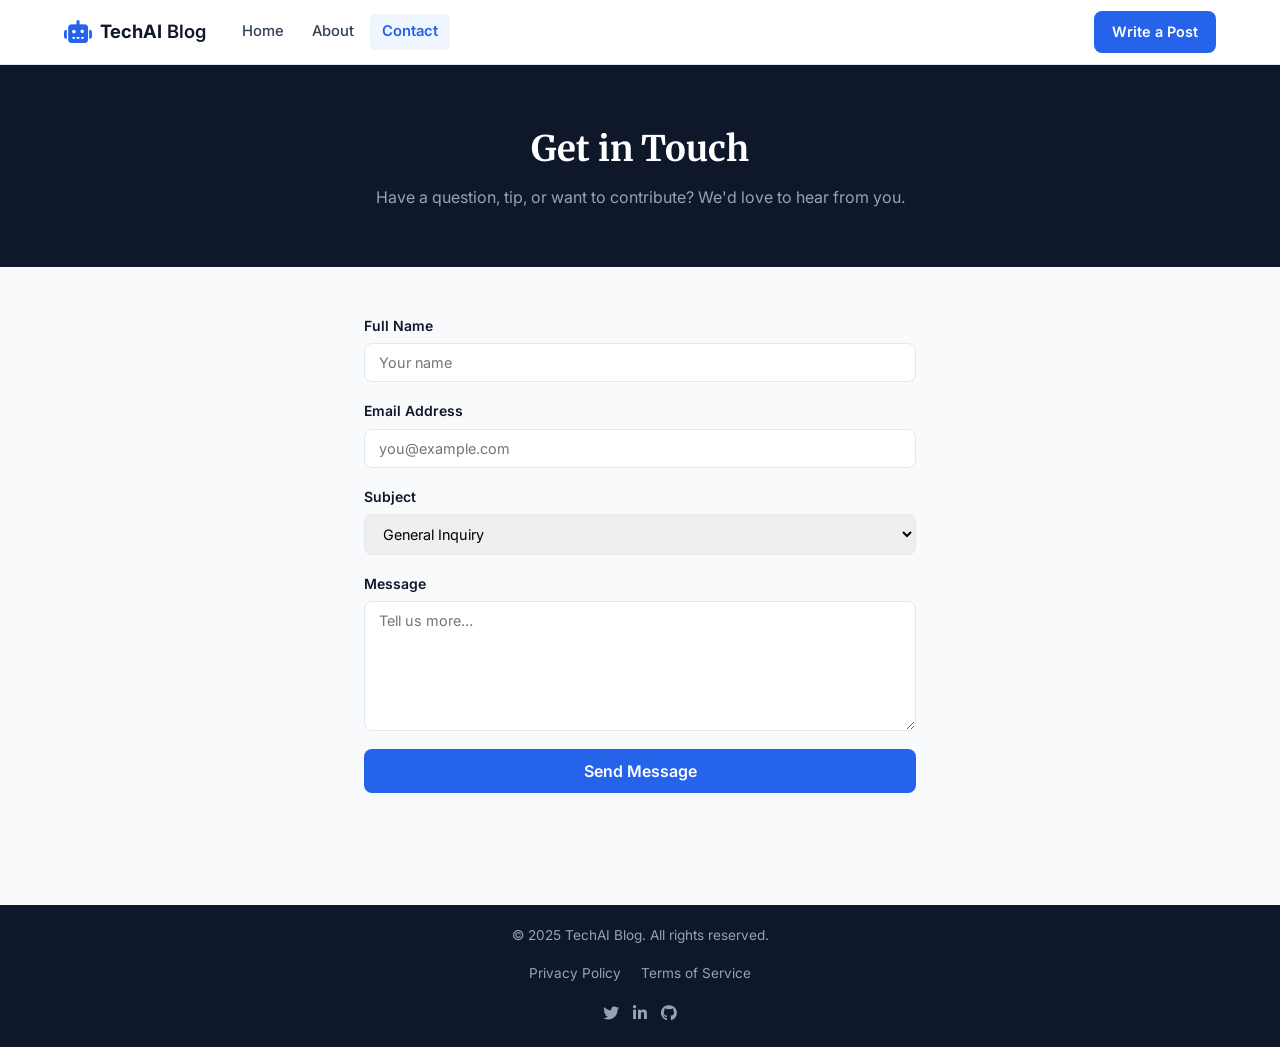
<file: contact.html>
<!DOCTYPE html>
<html lang="en">
<head>
  <meta charset="UTF-8"/>
  <meta name="viewport" content="width=device-width, initial-scale=1.0"/>
  <title>Contact – TechAI Blog</title>
  <link rel="stylesheet" href="css/style.css"/>
  <link rel="stylesheet" href="css/responsive.css"/>
  <link href="https://fonts.googleapis.com/css2?family=Inter:wght@400;500;600;700&family=Merriweather:wght@700;900&display=swap" rel="stylesheet"/>
  <link rel="stylesheet" href="https://cdnjs.cloudflare.com/ajax/libs/font-awesome/6.5.0/css/all.min.css"/>
  <style>
    .page-hero { background: var(--dark); color: white; padding: 56px 0; text-align: center; }
    .page-hero h1 { font-family: var(--font-serif); font-size: 2.2rem; margin-bottom: 8px; }
    .page-hero p  { color: #94a3b8; }
    .contact-wrap { max-width: 600px; margin: 48px auto; padding: 0 24px 64px; }
    .form-group { display: flex; flex-direction: column; gap: 6px; margin-bottom: 18px; }
    .form-group label { font-size: .875rem; font-weight: 600; color: var(--dark); }
    .form-group input, .form-group textarea, .form-group select {
      padding: 10px 14px; border: 1.5px solid var(--border); border-radius: 8px;
      font-family: inherit; font-size: .9rem; outline: none; transition: border-color .2s;
    }
    .form-group input:focus, .form-group textarea:focus { border-color: var(--primary); }
    .form-group textarea { resize: vertical; min-height: 130px; }
    .submit-btn { width: 100%; padding: 12px; font-size: 1rem; }
  </style>
</head>
<body>
  <header class="header" id="header">
    <div class="container nav-container">
      <a href="index.html" class="logo"><i class="fas fa-robot logo-icon"></i><span><strong>TechAI</strong> Blog</span></a>
      <nav class="nav" id="nav">
        <ul class="nav-list">
          <li><a href="index.html" class="nav-link">Home</a></li>
          <li><a href="about.html" class="nav-link">About</a></li>
          <li><a href="contact.html" class="nav-link active">Contact</a></li>
        </ul>
      </nav>
      <div class="nav-actions">
        <a href="write.html" class="btn btn-primary">Write a Post</a>
        <button class="hamburger" id="hamburger"><span></span><span></span><span></span></button>
      </div>
    </div>
  </header>

  <section class="page-hero">
    <div class="container">
      <h1>Get in Touch</h1>
      <p>Have a question, tip, or want to contribute? We'd love to hear from you.</p>
    </div>
  </section>

  <div class="contact-wrap">
    <form id="contactForm">
      <div class="form-group">
        <label for="cName">Full Name</label>
        <input type="text" id="cName" placeholder="Your name" required/>
      </div>
      <div class="form-group">
        <label for="cEmail">Email Address</label>
        <input type="email" id="cEmail" placeholder="you@example.com" required/>
      </div>
      <div class="form-group">
        <label for="cSubject">Subject</label>
        <select id="cSubject">
          <option>General Inquiry</option>
          <option>Guest Post</option>
          <option>Advertising</option>
          <option>Technical Issue</option>
          <option>Other</option>
        </select>
      </div>
      <div class="form-group">
        <label for="cMessage">Message</label>
        <textarea id="cMessage" placeholder="Tell us more…" required></textarea>
      </div>
      <button type="submit" class="btn btn-primary submit-btn">Send Message</button>
    </form>
  </div>

  <footer class="footer">
    <div class="container footer-inner">
      <p class="footer-copy">© 2025 TechAI Blog. All rights reserved.</p>
      <nav class="footer-links"><a href="#">Privacy Policy</a><a href="#">Terms of Service</a></nav>
      <div class="footer-social">
        <a href="#"><i class="fab fa-twitter"></i></a>
        <a href="#"><i class="fab fa-linkedin-in"></i></a>
        <a href="#"><i class="fab fa-github"></i></a>
      </div>
    </div>
  </footer>

  <script src="js/main.js"></script>
  <script>
    document.getElementById('contactForm').addEventListener('submit', function(e){
      e.preventDefault();
      showToast('✓ Message sent! We\'ll get back to you soon.');
      this.reset();
    });
  </script>
</body>
</html>
</file>
<file: css/style.css>
:root {
  --primary:     #2563eb;
  --primary-dark:#1d4ed8;
  --accent:      #7c3aed;
  --dark:        #0f172a;
  --dark-2:      #1e293b;
  --text:        #334155;
  --text-light:  #64748b;
  --border:      #e2e8f0;
  --bg:          #f8fafc;
  --white:       #ffffff;
  --card-shadow: 0 1px 3px rgba(0,0,0,.08), 0 4px 16px rgba(0,0,0,.06);
  --radius:      12px;
  --radius-sm:   8px;
  --transition:  0.2s ease;
  --font-sans:   'Inter', system-ui, sans-serif;
  --font-serif:  'Merriweather', Georgia, serif;
}

/* ---- Reset ---- */
*, *::before, *::after { box-sizing: border-box; margin: 0; padding: 0; }
html { scroll-behavior: smooth; }
body { font-family: var(--font-sans); color: var(--text); background: var(--bg); line-height: 1.6; }
img { display: block; max-width: 100%; height: auto; }
a { text-decoration: none; color: inherit; }
ul { list-style: none; }
button { cursor: pointer; border: none; background: none; font-family: inherit; }
input { font-family: inherit; }

/* ---- Container ---- */
.container {
  width: 100%;
  max-width: 1200px;
  margin-inline: auto;
  padding-inline: 24px;
}

/* =============================================
   HEADER
   ============================================= */
.header {
  position: sticky;
  top: 0;
  z-index: 100;
  background: var(--white);
  border-bottom: 1px solid var(--border);
  box-shadow: 0 1px 6px rgba(0,0,0,.06);
}

.nav-container {
  display: flex;
  align-items: center;
  gap: 24px;
  height: 64px;
}

/* Logo */
.logo {
  display: flex;
  align-items: center;
  gap: 8px;
  font-size: 1.15rem;
  font-weight: 600;
  color: var(--dark);
  white-space: nowrap;
  flex-shrink: 0;
}
.logo-icon {
  font-size: 1.4rem;
  color: var(--primary);
}

/* Nav list */
.nav { flex: 1; }
.nav-list {
  display: flex;
  align-items: center;
  gap: 4px;
}

.nav-link {
  display: flex;
  align-items: center;
  gap: 4px;
  padding: 6px 12px;
  border-radius: 6px;
  font-size: .925rem;
  font-weight: 500;
  color: var(--text);
  transition: color var(--transition), background var(--transition);
}
.nav-link:hover,
.nav-link.active { color: var(--primary); background: #eff6ff; }
.nav-link.active { color: var(--primary); font-weight: 600; }

/* Dropdown */
.dropdown { position: relative; }
.dropdown-menu {
  display: none;
  position: absolute;
  top: calc(100% + 8px);
  left: 0;
  min-width: 200px;
  background: var(--white);
  border: 1px solid var(--border);
  border-radius: var(--radius-sm);
  box-shadow: 0 8px 24px rgba(0,0,0,.12);
  padding: 6px 0;
  z-index: 200;
}
.dropdown:hover .dropdown-menu { display: block; }
.dropdown-menu li a {
  display: block;
  padding: 9px 16px;
  font-size: .9rem;
  color: var(--text);
  transition: background var(--transition);
}
.dropdown-menu li a:hover { background: var(--bg); color: var(--primary); }

/* Nav Actions */
.nav-actions {
  display: flex;
  align-items: center;
  gap: 10px;
  flex-shrink: 0;
}

/* Search box */
.search-box {
  display: flex;
  align-items: center;
  background: var(--bg);
  border: 1px solid var(--border);
  border-radius: 24px;
  overflow: hidden;
  padding: 0 12px;
  gap: 6px;
}
.search-box input {
  border: none;
  background: transparent;
  outline: none;
  font-size: .875rem;
  color: var(--text);
  width: 160px;
  padding: 7px 0;
}
.search-btn {
  color: var(--text-light);
  font-size: .85rem;
  transition: color var(--transition);
}
.search-btn:hover { color: var(--primary); }

/* User avatar */
.user-avatar {
  display: flex;
  align-items: center;
  gap: 6px;
  cursor: pointer;
}
.user-avatar img {
  width: 36px;
  height: 36px;
  border-radius: 50%;
  object-fit: cover;
}
.user-avatar i { font-size: .7rem; color: var(--text-light); }

/* Hamburger */
.hamburger {
  display: none;
  flex-direction: column;
  gap: 5px;
  width: 26px;
}
.hamburger span {
  display: block;
  height: 2px;
  background: var(--dark);
  border-radius: 2px;
  transition: var(--transition);
}

/* =============================================
   BUTTONS
   ============================================= */
.btn {
  display: inline-flex;
  align-items: center;
  justify-content: center;
  gap: 6px;
  padding: 9px 18px;
  border-radius: 8px;
  font-size: .9rem;
  font-weight: 600;
  transition: all var(--transition);
  white-space: nowrap;
}
.btn-primary {
  background: var(--primary);
  color: var(--white);
}
.btn-primary:hover { background: var(--primary-dark); transform: translateY(-1px); }

.btn-outline {
  background: transparent;
  color: var(--primary);
  border: 2px solid var(--primary);
}
.btn-outline:hover { background: var(--primary); color: var(--white); }

.btn-outline-blue {
  background: transparent;
  color: var(--primary);
  border: 1.5px solid var(--primary);
  padding: 10px 32px;
}
.btn-outline-blue:hover { background: #eff6ff; }

/* =============================================
   MAIN GRID LAYOUT (CSS Grid)
   ============================================= */
.main-layout {
  display: grid;
  grid-template-columns: 1fr 300px;  /* Main + Sidebar */
  gap: 32px;
  padding-top: 32px;
  padding-bottom: 48px;
  align-items: start;
}

/* =============================================
   HERO / FEATURED POST
   ============================================= */
.hero-card {
  background: var(--dark);
  border-radius: var(--radius);
  overflow: hidden;
  display: grid;
  grid-template-columns: 1fr 1fr;
  min-height: 320px;
  margin-bottom: 40px;
}

.hero-image {
  position: relative;
  overflow: hidden;
}
.hero-image img {
  width: 100%;
  height: 100%;
  object-fit: cover;
  opacity: .85;
  transition: transform .4s ease;
}
.hero-card:hover .hero-image img { transform: scale(1.03); }

.badge {
  position: absolute;
  top: 16px;
  left: 16px;
  background: var(--primary);
  color: var(--white);
  font-size: .7rem;
  font-weight: 700;
  letter-spacing: .08em;
  padding: 4px 10px;
  border-radius: 4px;
}

.hero-body {
  padding: 36px 32px;
  display: flex;
  flex-direction: column;
  justify-content: center;
  gap: 14px;
}

.hero-title {
  font-family: var(--font-serif);
  font-size: 1.75rem;
  line-height: 1.25;
  color: var(--white);
}

.hero-excerpt {
  font-size: .95rem;
  color: #94a3b8;
  line-height: 1.6;
}

/* Post meta */
.meta {
  display: flex;
  align-items: center;
  gap: 10px;
  font-size: .82rem;
  color: #94a3b8;
}
.author-avatar {
  width: 32px;
  height: 32px;
  border-radius: 50%;
  object-fit: cover;
  flex-shrink: 0;
}
.author-name { font-weight: 600; color: var(--white); }
.meta-divider { opacity: .5; }

/* =============================================
   ARTICLES SECTION TITLE
   ============================================= */
.section-title {
  font-size: 1.3rem;
  font-weight: 700;
  color: var(--dark);
  margin-bottom: 20px;
}

/* =============================================
   ARTICLES GRID (CSS Grid — 3 columns)
   ============================================= */
.articles-grid {
  display: grid;
  grid-template-columns: repeat(3, 1fr);
  gap: 24px;
}

/* =============================================
   ARTICLE CARD
   ============================================= */
.card {
  background: var(--white);
  border-radius: var(--radius);
  box-shadow: var(--card-shadow);
  overflow: hidden;
  transition: transform .2s ease, box-shadow .2s ease;
  display: flex;
  flex-direction: column;
}
.card:hover {
  transform: translateY(-4px);
  box-shadow: 0 8px 32px rgba(0,0,0,.12);
}

.card-image {
  overflow: hidden;
  height: 160px;
}
.card-image img {
  width: 100%;
  height: 100%;
  object-fit: cover;
  transition: transform .4s ease;
}
.card:hover .card-image img { transform: scale(1.06); }

.card-body {
  padding: 18px 16px 20px;
  display: flex;
  flex-direction: column;
  gap: 10px;
  flex: 1;
}

/* Category Labels */
.category-label {
  font-size: .7rem;
  font-weight: 700;
  letter-spacing: .08em;
  text-transform: uppercase;
}
.category-label.ai       { color: #2563eb; }
.category-label.web      { color: #7c3aed; }
.category-label.cloud    { color: #0891b2; }
.category-label.ml       { color: #d97706; }
.category-label.prog     { color: #059669; }

.card-title {
  font-size: 1rem;
  font-weight: 700;
  line-height: 1.35;
  color: var(--dark);
  flex: 1;
}
.card-title a { color: inherit; transition: color var(--transition); }
.card-title a:hover { color: var(--primary); }

.card-excerpt {
  font-size: .85rem;
  color: var(--text-light);
  line-height: 1.55;
}

.card-meta {
  display: flex;
  align-items: center;
  gap: 6px;
  font-size: .78rem;
  color: var(--text-light);
  margin-top: auto;
}
.card-meta img {
  width: 24px;
  height: 24px;
  border-radius: 50%;
  object-fit: cover;
}

/* View All Button */
.view-all-wrap {
  display: flex;
  justify-content: center;
  margin-top: 32px;
}

/* =============================================
   SIDEBAR
   ============================================= */
.sidebar {
  display: flex;
  flex-direction: column;
  gap: 24px;
  position: sticky;
  top: 80px;
}

.widget {
  background: var(--white);
  border-radius: var(--radius);
  padding: 20px;
  box-shadow: var(--card-shadow);
}

.widget-title {
  font-size: 1rem;
  font-weight: 700;
  color: var(--dark);
  margin-bottom: 14px;
  padding-bottom: 10px;
  border-bottom: 1px solid var(--border);
}

.widget-text {
  font-size: .875rem;
  color: var(--text-light);
  line-height: 1.65;
  margin-bottom: 12px;
}

.widget-link {
  font-size: .85rem;
  font-weight: 600;
  color: var(--primary);
  transition: color var(--transition);
}
.widget-link:hover { color: var(--primary-dark); }

/* Category list */
.category-list { display: flex; flex-direction: column; gap: 2px; margin-bottom: 14px; }
.category-list li {
  display: flex;
  align-items: center;
  justify-content: space-between;
}
.cat-link {
  font-size: .875rem;
  color: var(--text);
  padding: 7px 8px;
  border-radius: 6px;
  flex: 1;
  transition: color var(--transition), background var(--transition);
}
.cat-link:hover, .cat-link.active { color: var(--primary); background: #eff6ff; }
.cat-count {
  font-size: .78rem;
  color: var(--text-light);
  background: var(--bg);
  border-radius: 12px;
  padding: 2px 8px;
}

/* Popular Posts */
.popular-list { display: flex; flex-direction: column; gap: 14px; margin-bottom: 14px; }
.popular-item {
  display: grid;
  grid-template-columns: 64px 1fr;
  gap: 12px;
  align-items: start;
}
.popular-item img {
  width: 64px;
  height: 52px;
  border-radius: 6px;
  object-fit: cover;
}
.popular-title {
  font-size: .82rem;
  font-weight: 600;
  color: var(--dark);
  line-height: 1.4;
  display: block;
  margin-bottom: 4px;
  transition: color var(--transition);
}
.popular-title:hover { color: var(--primary); }
.popular-date { font-size: .75rem; color: var(--text-light); }

/* =============================================
   NEWSLETTER
   ============================================= */
.newsletter-section {
  background: var(--bg);
  border-top: 1px solid var(--border);
  border-bottom: 1px solid var(--border);
  padding: 28px 0;
}
.newsletter-inner {
  display: flex;
  align-items: center;
  gap: 20px;
  flex-wrap: wrap;
}
.newsletter-icon {
  width: 48px;
  height: 48px;
  background: #eff6ff;
  border-radius: 50%;
  display: flex;
  align-items: center;
  justify-content: center;
  color: var(--primary);
  font-size: 1.1rem;
  flex-shrink: 0;
}
.newsletter-text { flex: 1; }
.newsletter-text h4 { font-size: 1rem; font-weight: 700; color: var(--dark); }
.newsletter-text p { font-size: .875rem; color: var(--text-light); }
.newsletter-form {
  display: flex;
  gap: 8px;
}
.newsletter-form input {
  padding: 9px 16px;
  border: 1px solid var(--border);
  border-radius: 8px;
  font-size: .875rem;
  outline: none;
  width: 220px;
  transition: border-color var(--transition);
}
.newsletter-form input:focus { border-color: var(--primary); }

/* =============================================
   FOOTER
   ============================================= */
.footer {
  background: var(--dark);
  color: #94a3b8;
  padding: 20px 0;
}
.footer-inner {
  display: flex;
  align-items: center;
  justify-content: space-between;
  flex-wrap: wrap;
  gap: 12px;
}
.footer-copy { font-size: .85rem; }
.footer-links { display: flex; gap: 20px; }
.footer-links a {
  font-size: .85rem;
  color: #94a3b8;
  transition: color var(--transition);
}
.footer-links a:hover { color: var(--white); }
.footer-social { display: flex; gap: 14px; }
.footer-social a {
  color: #94a3b8;
  font-size: 1rem;
  transition: color var(--transition);
}
.footer-social a:hover { color: var(--white); }

/* =============================================
   SEARCH MODAL
   ============================================= */
.search-modal {
  position: fixed;
  top: 0; left: 0; right: 0;
  background: var(--white);
  z-index: 300;
  padding: 20px 24px;
  box-shadow: 0 4px 20px rgba(0,0,0,.15);
  transform: translateY(-110%);
  transition: transform .3s ease;
}
.search-modal.open { transform: translateY(0); }

.search-modal-inner {
  display: flex;
  align-items: center;
  gap: 12px;
  max-width: 700px;
  margin: 0 auto;
}
.search-modal-inner input {
  flex: 1;
  padding: 12px 16px;
  border: 2px solid var(--primary);
  border-radius: 10px;
  font-size: 1rem;
  outline: none;
}
#closeSearch {
  font-size: 1.2rem;
  color: var(--text-light);
  padding: 8px;
}

.search-results {
  max-width: 700px;
  margin: 14px auto 0;
}
.search-result-item {
  padding: 10px 0;
  border-bottom: 1px solid var(--border);
  font-size: .9rem;
}
.search-result-item a { color: var(--primary); font-weight: 600; }
.search-result-item a:hover { text-decoration: underline; }

/* Overlay */
.overlay {
  position: fixed;
  inset: 0;
  background: rgba(0,0,0,.4);
  z-index: 200;
  opacity: 0;
  pointer-events: none;
  transition: opacity .3s;
}
.overlay.show { opacity: 1; pointer-events: all; }

/* =============================================
   TOAST NOTIFICATION
   ============================================= */
.toast {
  position: fixed;
  bottom: 24px;
  right: 24px;
  background: var(--dark);
  color: var(--white);
  padding: 12px 20px;
  border-radius: 8px;
  font-size: .9rem;
  box-shadow: 0 4px 16px rgba(0,0,0,.2);
  z-index: 500;
  transform: translateY(100px);
  opacity: 0;
  transition: all .3s ease;
}
.toast.show { transform: translateY(0); opacity: 1; }
</file>
<file: css/responsive.css>
.search-box { display: none; }

  /* Smaller article grid */
  .articles-grid {
    grid-template-columns: 1fr;
  }

  /* Popular items */
  .popular-item {
    grid-template-columns: 56px 1fr;
  }

  /* Footer stack */
  .footer-inner {
    flex-direction: column;
    align-items: center;
    text-align: center;
    gap: 16px;
  }

  .newsletter-form {
    flex-direction: column;
    width: 100%;
  }
  .newsletter-form input { width: 100%; }


/* ---- Mobile (≤ 480px) ---- */
@media (max-width: 480px) {
  .hero-body { padding: 20px 16px; }
  .hero-title { font-size: 1.2rem; }

  .container { padding-inline: 16px; }

  .btn-primary { padding: 9px 14px; font-size: .85rem; }
  .user-avatar { display: none; }

  .widget { padding: 16px; }
}
</file>
